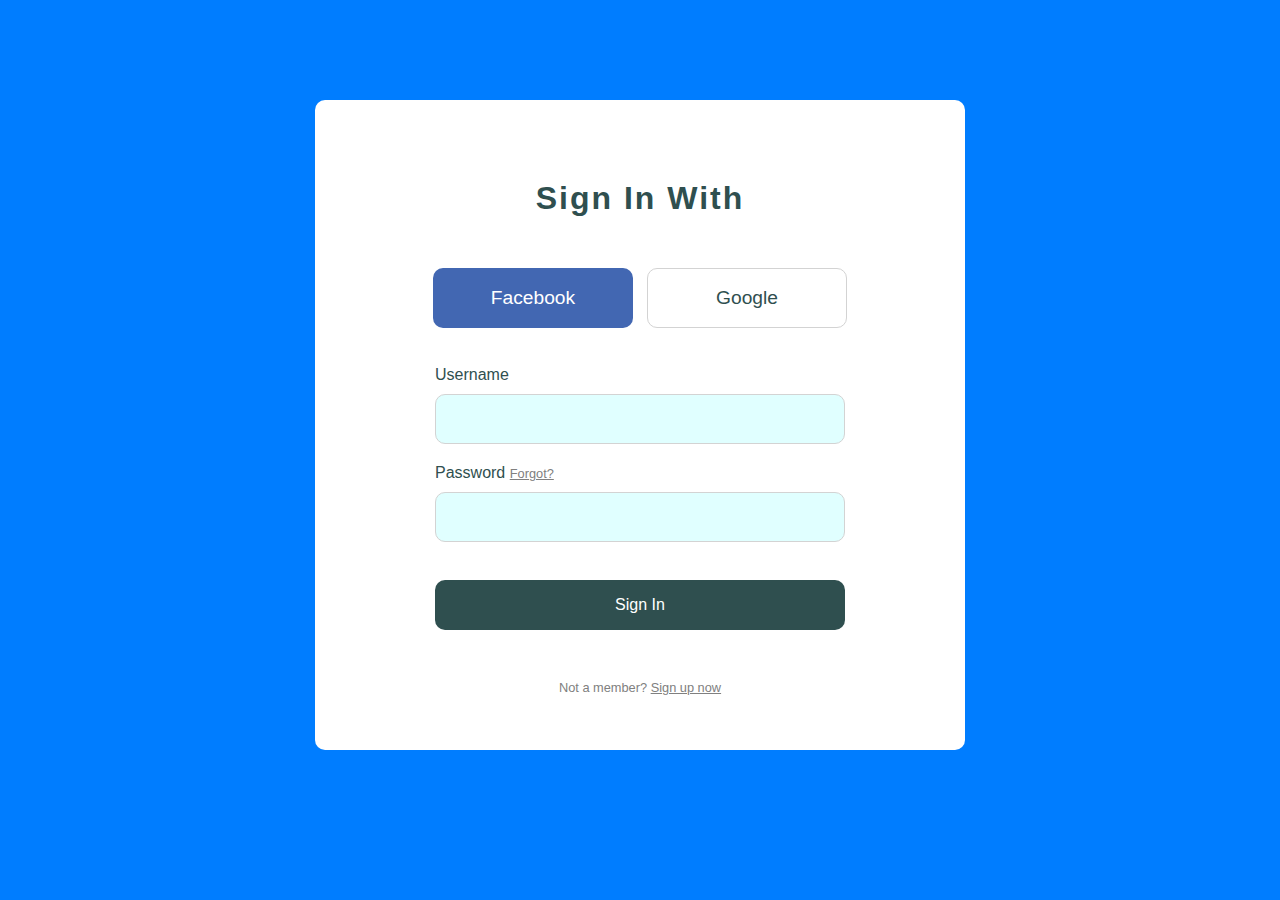
<file: index.html>
<!DOCTYPE html>
<html lang="en">
  <head>
    <meta charset="UTF-8" />
    <meta http-equiv="X-UA-Compatible" content="IE=edge" />
    <meta name="viewport" content="width=device-width, initial-scale=1.0" />
    <title>Login</title>
    <link rel="stylesheet" href="style.css">
    <link rel="stylesheet" href="https://cdnjs.cloudflare.com/ajax/libs/font-awesome/6.0.0-beta2/css/all.min.css" integrity="sha512-YWzhKL2whUzgiheMoBFwW8CKV4qpHQAEuvilg9FAn5VJUDwKZZxkJNuGM4XkWuk94WCrrwslk8yWNGmY1EduTA==" crossorigin="anonymous" referrerpolicy="no-referrer" />
  </head>
  <body>
    <div id="login-menu">
      <form action="result.html" method="GET" target="_blank"> 
        <h1 id="title">Sign In With</h1>
        <br><br>
        <div class="connections">
            <button type="submit" id="facebook"><i class="fab fa-facebook-square"></i> Facebook</button>
            <button type="submit" id="google"><i class="fab fa-google"></i> Google</button>
        </div>
        <br>
        <div class="input-box">
            <label for="name">Username</label>
            <br />
            <input
            type="text" id="username" name="username"/>
            <br />
        </div>
        <div class="input-box">
            <label for="password">Password <a href="index.html">Forgot?</a></label>
            <br />
            <input
            type="password" id="password" name="password"/>
            <br />
        </div>
        <br>
        <div class="submit">
            <button type="submit" id="button">Sign In</button>
        </div>

        <footer id="footer">
            <p>Not a member? <a href="index.html">Sign up now</a></p>
        </footer>
      </form>     
    </div>
  </body>
</html>
</file>
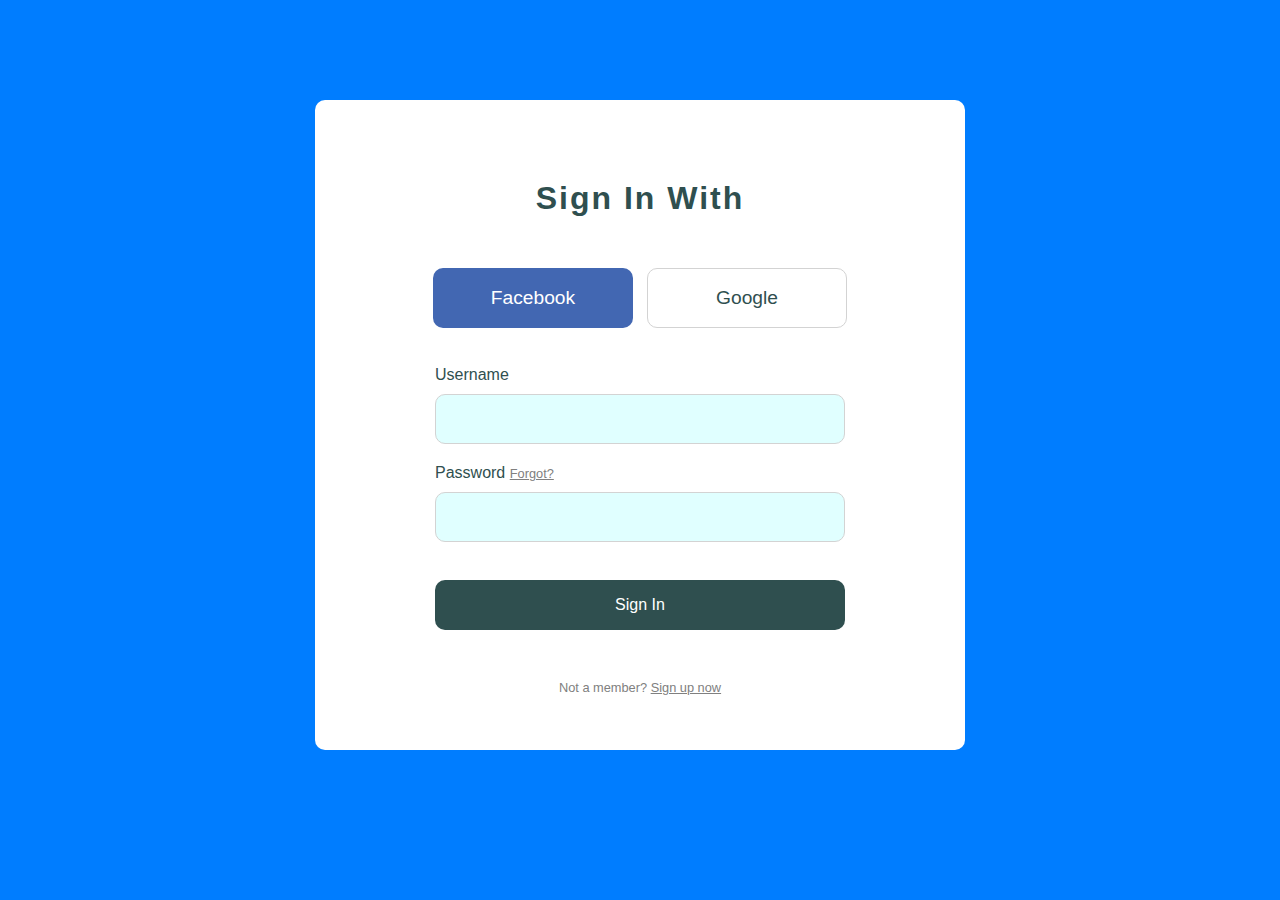
<file: login.html>
<!DOCTYPE html>
<html lang="en">
  <head>
    <meta charset="UTF-8" />
    <meta http-equiv="X-UA-Compatible" content="IE=edge" />
    <meta name="viewport" content="width=device-width, initial-scale=1.0" />
    <title>Login</title>
    <link rel="stylesheet" href="style.css">
    <link rel="stylesheet" href="https://cdnjs.cloudflare.com/ajax/libs/font-awesome/6.0.0-beta2/css/all.min.css" integrity="sha512-YWzhKL2whUzgiheMoBFwW8CKV4qpHQAEuvilg9FAn5VJUDwKZZxkJNuGM4XkWuk94WCrrwslk8yWNGmY1EduTA==" crossorigin="anonymous" referrerpolicy="no-referrer" />
  </head>
  <body>
    <div id="login-menu">
      <form action="result.html" method="GET" target="_blank"> 
        <h1 id="title">Sign In With</h1>
        <br><br>
        <div class="connections">
            <button type="submit" id="facebook"><i class="fab fa-facebook-square"></i> Facebook</button>
            <button type="submit" id="google"><i class="fab fa-google"></i> Google</button>
        </div>
        <br>
        <div class="input-box">
            <label for="name">Username</label>
            <br />
            <input
            type="text" id="username" name="username"/>
            <br />
        </div>
        <div class="input-box">
            <label for="password">Password <a href="login.html">Forgot?</a></label>
            <br />
            <input
            type="password" id="password" name="password"/>
            <br />
        </div>
        <br>
        <div class="submit">
            <button type="submit" id="button">Sign In</button>
        </div>

        <footer id="footer">
            <p>Not a member? <a href="login.html">Sign up now</a></p>
        </footer>
      </form>     
    </div>
  </body>
</html>
</file>
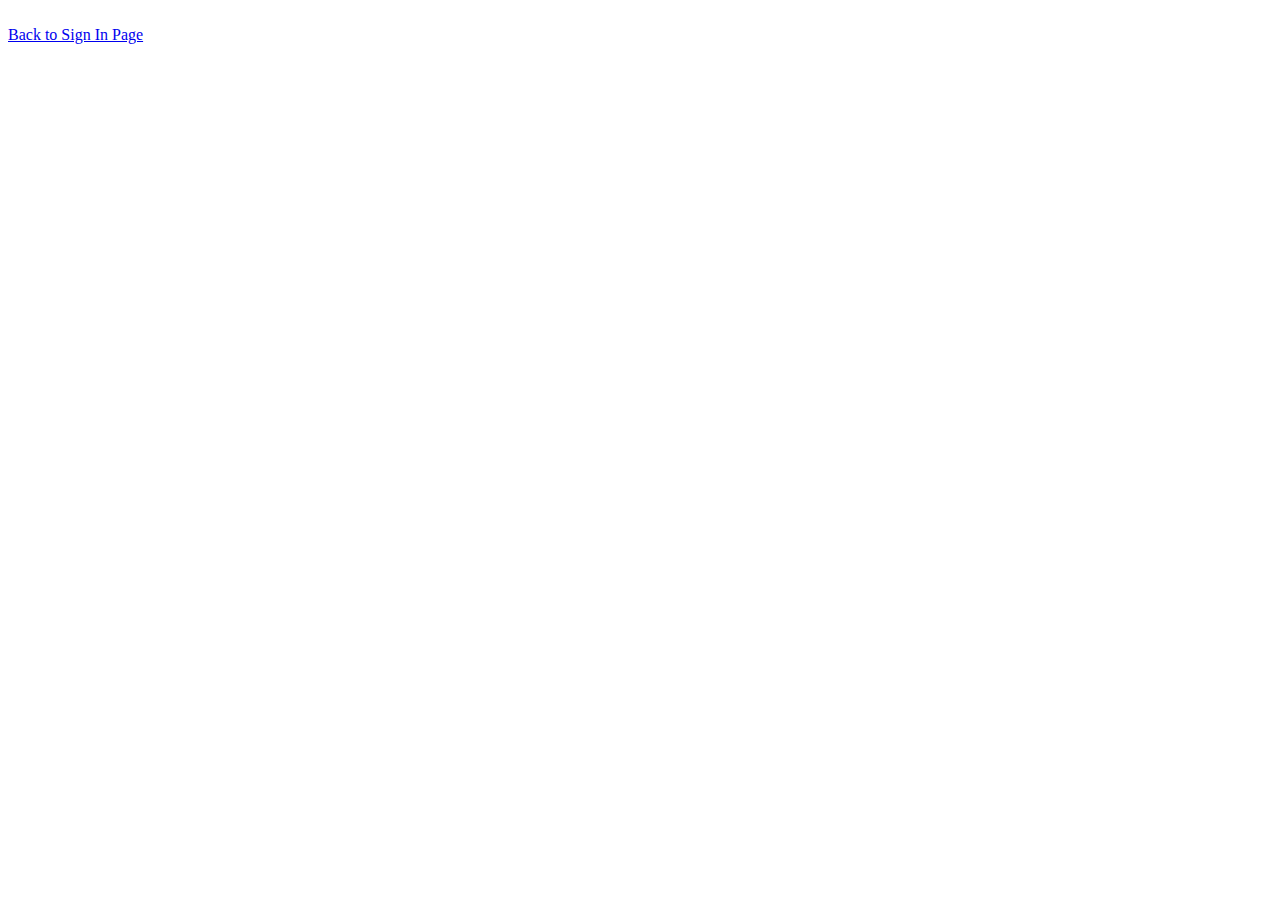
<file: result.html>
<!DOCTYPE html>
<html lang="en">
  <head>
    <meta charset="UTF-8" />
    <meta name="viewport" content="width=device-width, initial-scale=1.0" />
    <title>Result</title>
  </head>
​
  <body>
    <div id="results"></div>
    <a href="index.html">Back to Sign In Page</a>
    <script>
      const resultList = document.getElementById("results");
      new URLSearchParams(window.location.search).forEach((value, name) => {
        resultList.append(`${name}: ${value}`);
        resultList.append(document.createElement("br"));
      });
    </script>
  </body>
</html>
</file>
<file: style.css>
*{
    margin:0px;
    padding:0px;
    box-sizing:border-box;
}

body{
    background-color: rgb(0,125,255);
}

#login-menu{
    width:650px;
    height:650px;
    margin: auto;
    margin-top: 100px;
    background-color:rgb(255,255,255);
    border-radius: 10px;
}

#title{
    text-align:center;
    padding-top: 80px;
    color: darkslategrey;
    font-size: 2.0rem;
    font-family: 'Arial';
    letter-spacing: 2px;
}

.connections{
    text-align: center;
    word-spacing: 10px;
    margin:auto;
    margin-top:15px;
}

#facebook{
    width: 200px;
    height: 60px;
    background-color: rgb(66,103,178);
    font-family: 'Arial';
    font-size: 1.2rem;
    color: white;
    border:none;
    border-radius: 10px;
}

#google{
    width: 200px;
    height: 60px;
    background-color:white;
    font-family: 'Arial';
    font-size: 1.2rem;
    color: darkslategrey;
    border: 1px solid lightgrey;
    border-radius: 10px;
}

.input-box {
    margin-left: 120px;
    margin-top: 20px;
    font-family: 'Arial';
    font-size: 1.0rem;
    color: darkslategrey;
}

a{
    color:grey;
    font-size: 0.8rem;
}

#username,
#password
{
    width: 410px;
    height: 50px;
    padding: 10px;
    margin-top: 10px;
    border: 1px solid lightgrey;
    border-radius: 10px;
    background-color: lightcyan;
}

#button{
    width: 410px;
    height: 50px;
    background-color: darkslategrey;
    font-family: 'Arial';
    font-size: 1.0rem;
    color: white;
    border:none;
    border-radius: 10px;
}

.submit{
    margin-left: 120px;
    margin-top: 20px;
}

#footer{
    text-align: center;
    margin-top: 50px;
    font-family: 'Arial';
    font-size: 0.8rem;
    color: grey;
}
</file>
